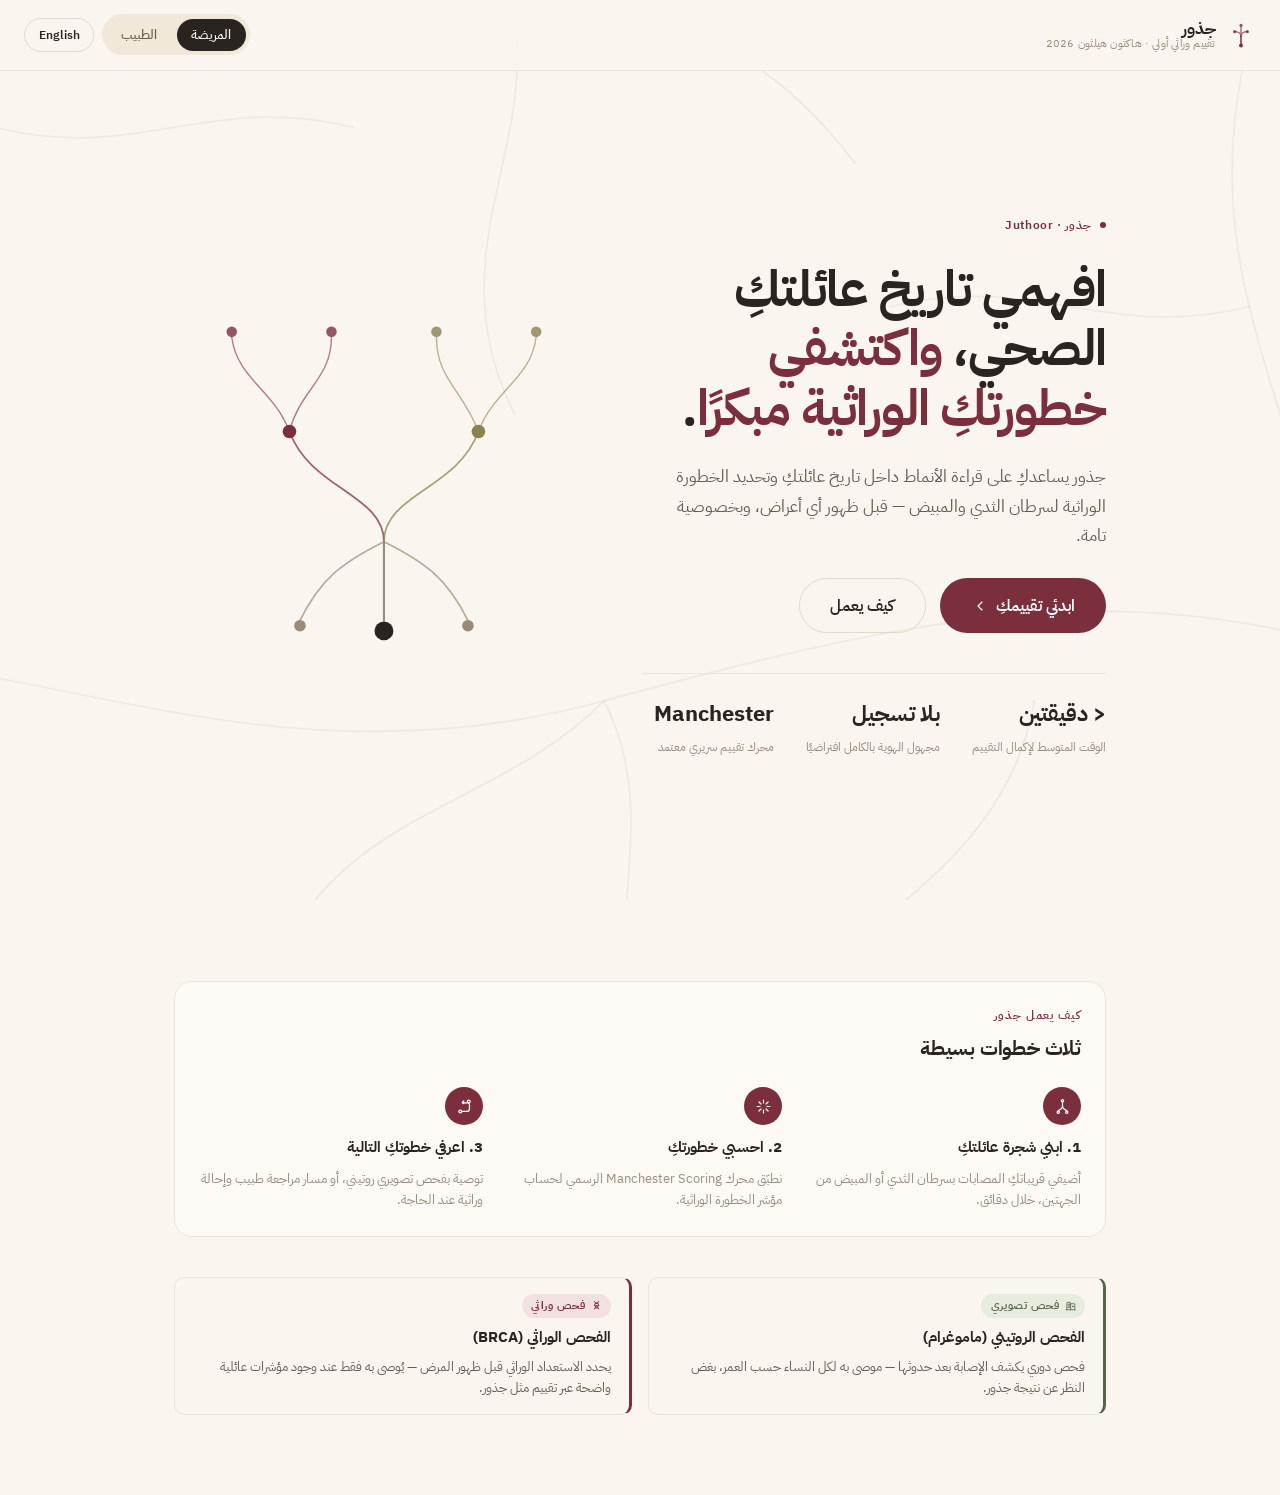
<file: index.html>
<!doctype html>
<html lang="ar" dir="rtl">
<head>
  <meta charset="UTF-8" />
  <meta name="viewport" content="width=device-width, initial-scale=1, viewport-fit=cover" />
  <title>جذور — تقييم وراثي أولي</title>
  <meta name="description" content="بروتوتايب جذور: تقييم أولي لخطورة سرطان الثدي والمبيض الوراثية عبر شجرة عائلة تفاعلية ومحرك Manchester Scoring — هاكثون هيلثون 2026." />
  <link rel="icon" type="image/svg+xml" href="data:image/svg+xml,%3Csvg xmlns='http://www.w3.org/2000/svg' viewBox='0 0 40 40'%3E%3Crect width='40' height='40' rx='9' fill='%237b2e3b'/%3E%3Ccircle cx='20' cy='34' r='2.6' fill='white'/%3E%3Cpath d='M20 31.5V22' stroke='white' stroke-width='2' stroke-linecap='round'/%3E%3Cpath d='M20 22c0-4.5-4.5-6.5-8.5-6.5' stroke='white' stroke-width='1.6' stroke-linecap='round' opacity='0.8'/%3E%3Cpath d='M20 22c0-4.5 4.5-6.5 8.5-6.5' stroke='white' stroke-width='1.6' stroke-linecap='round' opacity='0.8'/%3E%3Cpath d='M20 17.5V9' stroke='white' stroke-width='1.6' stroke-linecap='round' opacity='0.8'/%3E%3Ccircle cx='11.5' cy='15.5' r='2.1' fill='white' opacity='0.8'/%3E%3Ccircle cx='28.5' cy='15.5' r='2.1' fill='white' opacity='0.8'/%3E%3Ccircle cx='20' cy='7.2' r='2.1' fill='white' opacity='0.8'/%3E%3C/svg%3E" />
  <link rel="preconnect" href="https://fonts.googleapis.com" />
  <link rel="preconnect" href="https://fonts.gstatic.com" crossorigin />
  <link href="https://fonts.googleapis.com/css2?family=IBM+Plex+Sans+Arabic:wght@300;400;500;600;700&display=swap" rel="stylesheet" />
  <link rel="stylesheet" href="css/style.css" />
</head>
<body>
  <div id="juthoor-app"></div>
  <div class="toast" id="toast"></div>
  <div class="modal-backdrop" id="modal-root"></div>

  <script src="js/icons.js"></script>
  <script src="js/i18n.js"></script>
  <script src="js/data.js"></script>
  <script src="js/tracker.js"></script>
  <script src="js/scoring.js"></script>
  <script src="js/state.js"></script>
  <script src="js/landing.js"></script>
  <script src="js/consent.js"></script>
  <script src="js/tree.js"></script>
  <script src="js/results.js"></script>
  <script src="js/dashboard.js"></script>
  <script src="js/report.js"></script>
  <script src="js/invite.js"></script>
  <script src="js/app.js"></script>
</body>
</html>
</file>
<file: css/style.css>
/* ==========================================================================
   جذور (Juthoor) — نظام تصميم V3
   هوية محررية دافئة: عاجي/بيج فاتح، عنّابي مطفأ + طوبي + سج + زيتوني، حرف عربي عصري موحّد
   لا Glassmorphism، لا تدرّجات لونية صارخة، لا بطاقات عائمة زائدة — مساحات بيضاء ووضوح أولاً
   ========================================================================== */

:root {
  --bg: #faf6ef;
  --surface: #ffffff;
  --surface-warm: #fdfaf5;
  --surface-alt: #f1e8da;
  --line: #e4d9c8;
  --line-soft: #eee5d6;

  --ink: #2a2420;
  --ink-soft: #675e53;
  --ink-faint: #998c7b;

  --burgundy: #7b2e3b;
  --burgundy-strong: #5c2029;
  --burgundy-soft: #f2e1e0;

  --terracotta: #b85c3e;
  --terracotta-strong: #96482f;
  --terracotta-soft: #f5e2d6;

  --sage: #6e8060;
  --sage-strong: #566549;
  --sage-soft: #e7edde;

  --taupe: #9c8b76;
  --olive: #8a8250;

  --risk-low: var(--sage-strong);
  --risk-low-bg: var(--sage-soft);
  --risk-high: var(--terracotta-strong);
  --risk-high-bg: var(--terracotta-soft);

  --genetic: var(--burgundy);
  --genetic-strong: var(--burgundy-strong);
  --genetic-bg: var(--burgundy-soft);
  --imaging: var(--sage-strong);
  --imaging-bg: var(--sage-soft);

  --focus-ring: var(--burgundy);

  --font: "IBM Plex Sans Arabic", "Plus Jakarta Sans", -apple-system, BlinkMacSystemFont, "Segoe UI", sans-serif;

  --radius-sm: 6px;
  --radius-md: 10px;
  --radius-lg: 18px;
  --radius-pill: 999px;

  --shadow-card: 0 1px 2px rgba(42, 36, 32, 0.05), 0 10px 24px -18px rgba(42, 36, 32, 0.18);
  --shadow-panel: 0 24px 64px -24px rgba(30, 24, 18, 0.35);

  color-scheme: light;
  padding-top: env(safe-area-inset-top, 0px);
  padding-bottom: env(safe-area-inset-bottom, 0px);
}

@media (prefers-color-scheme: dark) {
  :root:not([data-theme="light"]) {
    --bg: #3a2f27;
    --surface: #463830;
    --surface-warm: #4b3d34;
    --surface-alt: #55463b;
    --line: #6d5a4a;
    --line-soft: #5d4c40;

    --ink: #f3ece0;
    --ink-soft: #c6b8a5;
    --ink-faint: #8d8071;

    --burgundy: #dd97a0;
    --burgundy-strong: #eab7bd;
    --burgundy-soft: #3c2528;

    --terracotta: #e2a081;
    --terracotta-strong: #edbc9f;
    --terracotta-soft: #3d2a1f;

    --sage: #adc09e;
    --sage-strong: #c7d8ba;
    --sage-soft: #29321f;

    --taupe: #bcab90;
    --olive: #bcb27c;

    --risk-low: var(--sage-strong);
    --risk-low-bg: var(--sage-soft);
    --risk-high: var(--terracotta-strong);
    --risk-high-bg: var(--terracotta-soft);

    --genetic: var(--burgundy);
    --genetic-strong: var(--burgundy-strong);
    --genetic-bg: var(--burgundy-soft);
    --imaging: var(--sage-strong);
    --imaging-bg: var(--sage-soft);

    --focus-ring: var(--burgundy);
    --shadow-card: 0 1px 2px rgba(0, 0, 0, 0.3), 0 10px 24px -18px rgba(0, 0, 0, 0.5);
    color-scheme: dark;
  }
}

:root[data-theme="dark"] {
  --bg: #3a2f27;
  --surface: #463830;
  --surface-warm: #4b3d34;
  --surface-alt: #55463b;
  --line: #6d5a4a;
  --line-soft: #5d4c40;

  --ink: #f3ece0;
  --ink-soft: #c6b8a5;
  --ink-faint: #8d8071;

  --burgundy: #dd97a0;
  --burgundy-strong: #eab7bd;
  --burgundy-soft: #3c2528;

  --terracotta: #e2a081;
  --terracotta-strong: #edbc9f;
  --terracotta-soft: #3d2a1f;

  --sage: #adc09e;
  --sage-strong: #c7d8ba;
  --sage-soft: #29321f;

  --taupe: #bcab90;
  --olive: #bcb27c;

  --risk-low: var(--sage-strong);
  --risk-low-bg: var(--sage-soft);
  --risk-high: var(--terracotta-strong);
  --risk-high-bg: var(--terracotta-soft);

  --genetic: var(--burgundy);
  --genetic-strong: var(--burgundy-strong);
  --genetic-bg: var(--burgundy-soft);
  --imaging: var(--sage-strong);
  --imaging-bg: var(--sage-soft);

  --focus-ring: var(--burgundy);
  --shadow-card: 0 1px 2px rgba(0, 0, 0, 0.3), 0 10px 24px -18px rgba(0, 0, 0, 0.5);
  color-scheme: dark;
}

* { box-sizing: border-box; }
html, body { height: 100%; }

body {
  margin: 0;
  background: var(--bg);
  color: var(--ink);
  font-family: var(--font);
  font-size: 16px;
  line-height: 1.65;
  -webkit-font-smoothing: antialiased;
  position: relative;
}

/* ==========================================================================
   خلفية عضوية هادئة — خطوط جذور رفيعة جدًا، شفافية منخفضة جدًا، حركة بطيئة جدًا
   ========================================================================== */

.roots-bg {
  position: fixed;
  inset: 0;
  z-index: 0;
  overflow: hidden;
  pointer-events: none;
}

.roots-bg svg {
  position: absolute;
  width: 140%;
  height: 140%;
  top: -20%;
  inset-inline-start: -20%;
  opacity: 0.5;
}

.roots-bg path {
  fill: none;
  stroke: var(--ink-faint);
  stroke-width: 1;
  stroke-linecap: round;
  opacity: 0.22;
}

.roots-bg .grp-a { animation: roots-drift-a 46s ease-in-out infinite; transform-origin: 30% 20%; }
.roots-bg .grp-b { animation: roots-drift-b 58s ease-in-out infinite; transform-origin: 70% 60%; }

@keyframes roots-drift-a {
  0%, 100% { transform: translate(0, 0) scale(1); }
  50% { transform: translate(-1.2%, 1%) scale(1.015); }
}
@keyframes roots-drift-b {
  0%, 100% { transform: translate(0, 0) scale(1); }
  50% { transform: translate(1%, -0.8%) scale(1.01); }
}

@media (prefers-reduced-motion: reduce) {
  .roots-bg .grp-a, .roots-bg .grp-b { animation: none; }
}

@media (max-width: 640px) {
  .roots-bg { opacity: 0.7; }
}

#juthoor-app {
  direction: inherit;
  text-align: start;
  min-height: 100%;
  display: flex;
  flex-direction: column;
  position: relative;
  z-index: 1;
}

h1, h2, h3, h4 {
  font-family: var(--font);
  color: var(--ink);
  margin: 0;
  text-wrap: balance;
  font-weight: 700;
  letter-spacing: -0.01em;
}

p { margin: 0; }
button { font-family: inherit; }
a { color: var(--burgundy); }
::selection { background: var(--burgundy-soft); }

*:focus-visible {
  outline: 2.5px solid var(--focus-ring);
  outline-offset: 2px;
  border-radius: 4px;
}

.tabular { font-variant-numeric: tabular-nums; }

/* قياس افتراضي آمن لكل أيقونات SVG (تتبع حجم الخط المحيط) — القواعد الأكثر تحديدًا بالأسفل تبقى لها الأولوية */
svg { vertical-align: -0.125em; }

/* ==========================================================================
   الشريط العلوي
   ========================================================================== */

.topbar {
  position: sticky;
  top: env(safe-area-inset-top, 0px);
  z-index: 20;
  background: color-mix(in srgb, var(--bg) 88%, transparent);
  border-bottom: 1px solid var(--line-soft);
  padding: 0.9rem 1.5rem;
  display: flex;
  align-items: center;
  justify-content: space-between;
  gap: 1rem;
  flex-wrap: wrap;
}

.brand {
  display: flex;
  align-items: center;
  gap: 0.65rem;
  cursor: pointer;
  border: none;
  background: none;
  padding: 0;
}

.brand-mark {
  width: 30px;
  height: 30px;
  flex: none;
  color: var(--burgundy);
  display: block;
}

.brand-mark svg { width: 100%; height: 100%; display: block; }

.brand-text {
  display: flex;
  flex-direction: column;
  line-height: 1.15;
  align-items: flex-start;
}

.brand-text strong {
  font-family: var(--font);
  font-weight: 700;
  font-size: 1.05rem;
  color: var(--ink);
}

.brand-text span {
  font-size: 0.7rem;
  color: var(--ink-faint);
  letter-spacing: 0.02em;
}

.persona-switch {
  display: flex;
  align-items: center;
  gap: 0.35rem;
  background: var(--surface-alt);
  border-radius: var(--radius-pill);
  padding: 0.28rem;
}

.persona-switch button {
  border: none;
  background: transparent;
  color: var(--ink-soft);
  font-size: 0.8rem;
  font-weight: 500;
  padding: 0.4rem 0.9rem;
  border-radius: var(--radius-pill);
  cursor: pointer;
  transition: background 0.15s ease, color 0.15s ease;
}

.persona-switch button.active {
  background: var(--ink);
  color: var(--surface-warm);
}

/* ==========================================================================
   المُدرّج (Stepper) — نصي بسيط بدل بطاقات
   ========================================================================== */

.stepper {
  display: flex;
  gap: 1.75rem;
  padding: 0.85rem 1.5rem;
  max-width: 980px;
  margin: 0 auto;
  width: 100%;
}

.step {
  display: flex;
  align-items: center;
  gap: 0.45rem;
  color: var(--ink-faint);
  font-size: 0.8rem;
  font-weight: 500;
  padding-bottom: 0.6rem;
  border-bottom: 2px solid transparent;
}

.step .num {
  width: 18px;
  height: 18px;
  flex: none;
  border-radius: 50%;
  border: 1.5px solid currentColor;
  display: grid;
  place-items: center;
  font-size: 0.66rem;
  font-weight: 700;
}

.step.current { color: var(--ink); border-color: var(--burgundy); }
.step.current .num { background: var(--burgundy); border-color: var(--burgundy); color: #fff; }
.step.done { color: var(--ink-soft); }
.step.done .num { background: var(--sage-soft); border-color: var(--sage-strong); color: var(--sage-strong); }

/* ==========================================================================
   المحتوى العام
   ========================================================================== */

main {
  flex: 1;
  width: 100%;
  max-width: 720px;
  margin: 0 auto;
  padding: 1.75rem 1.5rem 5rem;
  display: flex;
  flex-direction: column;
  gap: 2rem;
}

main.wide { max-width: 980px; }

.section-head { display: flex; flex-direction: column; gap: 0.45rem; }

.eyebrow {
  font-size: 0.72rem;
  color: var(--burgundy);
  font-weight: 600;
  letter-spacing: 0.08em;
  text-transform: uppercase;
}

.section-head h2 { font-size: 1.55rem; }
h3.block-title { font-size: 1.05rem; font-weight: 700; }
.subtle { color: var(--ink-soft); font-size: 0.95rem; line-height: 1.7; }
.faint { color: var(--ink-faint); font-size: 0.83rem; line-height: 1.6; }

hr.sep { border: none; border-top: 1px solid var(--line-soft); margin: 0; }

/* بطاقة تُستخدم بحكمة فقط عند الحاجة لتجميع بصري واضح */
.panel {
  background: var(--surface-warm);
  border: 1px solid var(--line-soft);
  border-radius: var(--radius-lg);
  padding: 1.5rem;
}

.panel-flat {
  border: 1px solid var(--line-soft);
  border-radius: var(--radius-md);
  padding: 1.1rem 1.25rem;
}

.distinction-row {
  display: grid;
  grid-template-columns: 1fr 1fr;
  gap: 1rem;
}

@media (max-width: 620px) {
  .distinction-row { grid-template-columns: 1fr; }
}

.distinction-col {
  border: 1px solid var(--line-soft);
  border-radius: var(--radius-md);
  padding: 1rem 1.1rem;
  display: flex;
  flex-direction: column;
  gap: 0.4rem;
}

.distinction-col .tag {
  display: inline-flex;
  align-items: center;
  gap: 0.35rem;
  font-size: 0.7rem;
  font-weight: 700;
  letter-spacing: 0.04em;
  text-transform: uppercase;
  width: fit-content;
  padding: 0.2rem 0.6rem;
  border-radius: var(--radius-pill);
}

.distinction-col.imaging { border-inline-start: 3px solid var(--imaging); }
.distinction-col.imaging .tag { background: var(--imaging-bg); color: var(--imaging); }
.distinction-col.genetic { border-inline-start: 3px solid var(--genetic); }
.distinction-col.genetic .tag { background: var(--genetic-bg); color: var(--genetic); }

.distinction-col strong { font-size: 0.92rem; }
.distinction-col span.desc { font-size: 0.82rem; color: var(--ink-soft); line-height: 1.6; }

/* ==========================================================================
   شاشة البداية (Landing)
   ========================================================================== */

.landing {
  display: grid;
  grid-template-columns: 1.05fr 0.95fr;
  gap: 3rem;
  align-items: center;
  min-height: calc(100vh - 90px);
  padding: 2rem 0 4rem;
}

@media (max-width: 900px) {
  .landing { grid-template-columns: 1fr; gap: 2.5rem; padding-top: 1rem; min-height: auto; }
}

.landing-copy { display: flex; flex-direction: column; gap: 1.5rem; }

.landing-label {
  display: inline-flex;
  align-items: center;
  gap: 0.5rem;
  font-size: 0.78rem;
  font-weight: 600;
  color: var(--burgundy);
  letter-spacing: 0.05em;
  width: fit-content;
}

.landing-label .dot { width: 6px; height: 6px; border-radius: 50%; background: var(--burgundy); }

.landing h1 {
  font-size: clamp(2rem, 4.4vw, 3.15rem);
  line-height: 1.18;
  font-weight: 700;
  letter-spacing: -0.02em;
}

.landing h1 em {
  font-style: normal;
  color: var(--burgundy);
}

.landing-sub {
  font-size: 1.05rem;
  color: var(--ink-soft);
  line-height: 1.75;
  max-width: 46ch;
}

.landing-ctas { display: flex; gap: 0.9rem; flex-wrap: wrap; align-items: center; margin-top: 0.25rem; }

.landing-stats {
  display: flex;
  gap: 2rem;
  margin-top: 1rem;
  padding-top: 1.4rem;
  border-top: 1px solid var(--line-soft);
  flex-wrap: wrap;
}

.landing-stats .stat strong { display: block; font-size: 1.4rem; font-weight: 700; color: var(--ink); }
.landing-stats .stat span { font-size: 0.78rem; color: var(--ink-faint); }

.landing-visual {
  position: relative;
  aspect-ratio: 1 / 1;
  max-width: 460px;
  margin-inline-start: auto;
  width: 100%;
}

@media (max-width: 900px) {
  .landing-visual { margin-inline: auto; max-width: 360px; }
}

.landing-visual svg { width: 100%; height: 100%; }

/* ==========================================================================
   عناصر النموذج
   ========================================================================== */

.field { display: flex; flex-direction: column; gap: 0.4rem; }
.field label { font-size: 0.8rem; font-weight: 600; color: var(--ink-soft); }

.field select,
.field input[type="text"],
.field input[type="number"] {
  appearance: none;
  border: 1.5px solid var(--line);
  background: var(--surface);
  color: var(--ink);
  border-radius: var(--radius-sm);
  padding: 0.65rem 0.85rem;
  font-size: 0.92rem;
  font-family: inherit;
}

.field select:focus,
.field input:focus { border-color: var(--burgundy); }

.grid-2 { display: grid; grid-template-columns: 1fr 1fr; gap: 0.9rem; }
.grid-3 { display: grid; grid-template-columns: 1fr 1fr 1fr; gap: 0.9rem; }

@media (max-width: 600px) {
  .grid-2, .grid-3 { grid-template-columns: 1fr; }
}

.toggle-row {
  display: flex;
  align-items: flex-start;
  gap: 0.75rem;
  padding: 0.9rem 0;
  border-bottom: 1px solid var(--line-soft);
}

.toggle-row:last-of-type { border-bottom: none; }

.toggle-switch {
  position: relative;
  width: 40px; height: 24px;
  flex: none;
  border-radius: var(--radius-pill);
  background: var(--line);
  cursor: pointer;
  transition: background 0.18s ease;
  margin-top: 2px;
}

.toggle-switch input { position: absolute; inset: 0; opacity: 0; cursor: pointer; margin: 0; }

.toggle-switch .knob {
  position: absolute;
  top: 3px; inset-inline-start: 3px;
  width: 18px; height: 18px;
  border-radius: 50%;
  background: #fff;
  box-shadow: 0 1px 3px rgba(0,0,0,0.25);
  transition: inset-inline-start 0.18s ease;
  pointer-events: none;
}

.toggle-switch.on { background: var(--burgundy); }
.toggle-switch.on .knob { inset-inline-start: 19px; }

.toggle-row strong { display: block; font-size: 0.92rem; }
.toggle-row span.desc { font-size: 0.82rem; color: var(--ink-soft); line-height: 1.6; }

.toggle-row.attention strong { color: var(--terracotta-strong); }

.degree-badge {
  display: inline-flex;
  align-items: center;
  gap: 0.3rem;
  font-size: 0.72rem;
  color: var(--ink-soft);
  background: var(--surface-alt);
  border-radius: var(--radius-pill);
  padding: 0.2rem 0.6rem;
  width: fit-content;
}

/* ==========================================================================
   الأزرار
   ========================================================================== */

.btn {
  font-family: var(--font);
  font-weight: 600;
  font-size: 0.92rem;
  border-radius: var(--radius-pill);
  padding: 0.75rem 1.5rem;
  border: 1.5px solid transparent;
  cursor: pointer;
  display: inline-flex;
  align-items: center;
  justify-content: center;
  gap: 0.5rem;
  transition: transform 0.12s ease, opacity 0.15s ease, background 0.15s ease, border-color 0.15s ease;
}

.btn svg { width: 16px; height: 16px; flex: none; }
.btn:active { transform: scale(0.97); }
.btn:disabled { opacity: 0.45; cursor: not-allowed; }

.btn-primary { background: var(--burgundy); color: #fff; }
.btn-primary:hover:not(:disabled) { background: var(--burgundy-strong); }

.btn-outline { background: transparent; color: var(--ink); border-color: var(--line); }
.btn-outline:hover:not(:disabled) { border-color: var(--ink); }

.btn-ghost { background: transparent; color: var(--burgundy); padding: 0.6rem 0.8rem; }
.btn-ghost:hover:not(:disabled) { background: var(--burgundy-soft); }

.btn-text { background: transparent; color: var(--ink-soft); padding: 0.5rem 0.7rem; }
.btn-text:hover:not(:disabled) { color: var(--ink); }

.btn-danger-text {
  background: transparent; color: var(--terracotta-strong); padding: 0.4rem 0.6rem; font-size: 0.82rem;
  display: inline-flex; align-items: center; gap: 0.3rem; border: none; cursor: pointer; border-radius: var(--radius-sm);
}
.btn-danger-text svg { width: 14px; height: 14px; }
.btn-danger-text:hover { background: var(--terracotta-soft); }

.btn-lg { padding: 0.9rem 1.9rem; font-size: 0.98rem; }

.btn-row { display: flex; gap: 0.75rem; flex-wrap: wrap; }
.btn-row.end { justify-content: flex-end; }
.btn-row.between { justify-content: space-between; align-items: center; }

/* ==========================================================================
   شجرة العائلة — عرض بصري بالفروع بدل بطاقات نموذج ضخمة
   ========================================================================== */

.tree-root {
  display: flex;
  flex-direction: column;
  align-items: center;
  gap: 0.5rem;
  margin-bottom: 0.5rem;
}

.tree-root-node {
  width: 52px; height: 52px;
  border-radius: 50%;
  background: var(--ink);
  color: var(--surface-warm);
  display: grid;
  place-items: center;
  font-weight: 700;
  font-size: 0.85rem;
}

.tree-root-label { font-size: 0.78rem; color: var(--ink-faint); }

.tree-branches {
  display: grid;
  grid-template-columns: 1fr 1fr;
  gap: 2rem;
}

@media (max-width: 680px) {
  .tree-branches { grid-template-columns: 1fr; gap: 1.75rem; }
}

.branch-group { display: flex; flex-direction: column; gap: 0.2rem; }

.branch-head {
  display: flex;
  align-items: center;
  gap: 0.5rem;
  font-size: 0.82rem;
  font-weight: 700;
  color: var(--ink-soft);
  margin-bottom: 0.7rem;
}

.branch-head .dot { width: 8px; height: 8px; border-radius: 50%; }
.branch-group.maternal .branch-head .dot { background: var(--burgundy); }
.branch-group.paternal .branch-head .dot { background: var(--olive); }
.branch-group.shared .branch-head .dot { background: var(--taupe); }

.branch-line {
  position: relative;
  padding-inline-start: 22px;
  display: flex;
  flex-direction: column;
  gap: 0.55rem;
}

.branch-line::before {
  content: "";
  position: absolute;
  inset-inline-start: 8px;
  top: 4px;
  bottom: 16px;
  width: 1.5px;
  background: var(--line);
}

.branch-group.maternal .branch-line::before { background: color-mix(in srgb, var(--burgundy) 35%, var(--line)); }
.branch-group.paternal .branch-line::before { background: color-mix(in srgb, var(--olive) 40%, var(--line)); }

.tree-node-btn {
  position: relative;
  display: flex;
  align-items: center;
  gap: 0.65rem;
  background: var(--surface);
  border: 1px solid var(--line-soft);
  border-radius: var(--radius-md);
  padding: 0.55rem 0.85rem;
  cursor: pointer;
  text-align: start;
  width: 100%;
  transition: border-color 0.15s ease, transform 0.15s ease, box-shadow 0.15s ease;
}

.tree-node-btn::before {
  content: "";
  position: absolute;
  inset-inline-start: -14px;
  top: 50%;
  width: 14px;
  height: 1.5px;
  background: var(--line);
}

.branch-group.maternal .tree-node-btn::before { background: color-mix(in srgb, var(--burgundy) 35%, var(--line)); }
.branch-group.paternal .tree-node-btn::before { background: color-mix(in srgb, var(--olive) 40%, var(--line)); }

.tree-node-btn:hover { border-color: var(--ink-faint); transform: translateX(0); box-shadow: var(--shadow-card); }

.tree-node-avatar {
  width: 34px; height: 34px; border-radius: 50%;
  display: grid; place-items: center;
  flex: none;
  color: #fff;
}

.branch-group.maternal .tree-node-avatar { background: var(--burgundy); }
.branch-group.paternal .tree-node-avatar { background: var(--olive); }
.branch-group.shared .tree-node-avatar { background: var(--taupe); }

.tree-node-avatar svg { width: 17px; height: 17px; }

.tree-node-text { display: flex; flex-direction: column; gap: 0.1rem; min-width: 0; }
.tree-node-text strong { font-size: 0.88rem; }
.tree-node-text span { font-size: 0.76rem; color: var(--ink-faint); overflow: hidden; text-overflow: ellipsis; white-space: nowrap; }

.tree-node-badge {
  flex: none;
  display: grid;
  place-items: center;
  width: 20px; height: 20px;
  border-radius: 50%;
  background: var(--risk-high-bg);
  color: var(--risk-high);
  margin-inline-start: auto;
}
.tree-node-badge svg { width: 12px; height: 12px; }

.tree-add-node {
  display: flex;
  align-items: center;
  gap: 0.65rem;
  background: transparent;
  border: 1.5px dashed var(--line);
  border-radius: var(--radius-md);
  padding: 0.55rem 0.85rem;
  cursor: pointer;
  color: var(--ink-faint);
  font-size: 0.85rem;
  transition: border-color 0.15s ease, color 0.15s ease;
}

.tree-add-node:hover { border-color: var(--burgundy); color: var(--burgundy); }
.tree-add-node svg { width: 16px; height: 16px; flex: none; }

.branch-empty { font-size: 0.8rem; color: var(--ink-faint); padding: 0.4rem 0 0.2rem; }

.tree-shared-row {
  display: flex;
  gap: 0.75rem;
  flex-wrap: wrap;
  justify-content: center;
  margin: 0.5rem 0 0.25rem;
}

.tree-shared-row .tree-node-btn,
.tree-shared-row .tree-add-node { width: auto; min-width: 180px; }
.tree-shared-row .tree-node-btn::before,
.tree-shared-row .tree-add-node { position: static; }
.tree-shared-row .tree-node-btn::before { display: none; }

.tree-summary {
  display: flex;
  gap: 0.9rem;
  flex-wrap: wrap;
  padding-top: 0.5rem;
}

.tree-summary .pill {
  display: flex; align-items: baseline; gap: 0.35rem;
  background: var(--surface-alt);
  border-radius: var(--radius-pill);
  padding: 0.4rem 0.9rem;
  font-size: 0.8rem;
  color: var(--ink-soft);
}

.tree-summary .pill b { font-family: var(--font); color: var(--ink); font-size: 0.95rem; }

/* ==========================================================================
   اللوحة الجانبية السياقية (تحل محل النوافذ المنبثقة التقليدية)
   ========================================================================== */

.modal-backdrop {
  position: fixed;
  inset: 0;
  background: rgba(30, 24, 18, 0.32);
  display: flex;
  align-items: flex-end;
  justify-content: center;
  z-index: 100;
  padding: 0;
  opacity: 0;
  pointer-events: none;
  transition: opacity 0.22s ease;
}

.modal-backdrop.show { opacity: 1; pointer-events: auto; }

@media (min-width: 760px) {
  .modal-backdrop { align-items: stretch; justify-content: flex-end; }
}

.modal-sheet {
  background: var(--surface-warm);
  color: var(--ink);
  width: 100%;
  max-width: 640px;
  max-height: 90vh;
  overflow-y: auto;
  border-radius: var(--radius-lg) var(--radius-lg) 0 0;
  padding: 1.6rem;
  box-shadow: var(--shadow-panel);
  transform: translateY(28px);
  transition: transform 0.28s cubic-bezier(.2,.7,.2,1);
}

.modal-backdrop.show .modal-sheet { transform: translateY(0); }

@media (min-width: 760px) {
  .modal-sheet {
    max-width: 420px;
    max-height: 100%;
    height: 100%;
    border-radius: 0;
    border-inline-start: 1px solid var(--line-soft);
    transform: translateX(24px);
  }
  .modal-backdrop.show .modal-sheet { transform: translateX(0); }
}

.modal-head {
  display: flex;
  align-items: flex-start;
  justify-content: space-between;
  gap: 1rem;
  margin-bottom: 1.2rem;
}

.modal-close {
  border: none;
  background: var(--surface-alt);
  color: var(--ink-soft);
  width: 30px; height: 30px;
  border-radius: 50%;
  display: grid; place-items: center;
  cursor: pointer;
  flex: none;
}

.modal-close svg { width: 15px; height: 15px; }

.report-sheet {
  border: 1px solid var(--line-soft);
  border-radius: var(--radius-md);
  padding: 1.1rem;
  display: flex;
  flex-direction: column;
  gap: 0.9rem;
}

.report-sheet .report-row {
  display: flex;
  justify-content: space-between;
  gap: 1rem;
  font-size: 0.86rem;
  padding: 0.4rem 0;
  border-bottom: 1px dashed var(--line-soft);
}

.report-sheet .report-row span:first-child { color: var(--ink-soft); }
.report-sheet .report-row span:last-child { font-weight: 700; }

/* ==========================================================================
   شاشة النتيجة
   ========================================================================== */

.score-summary {
  display: flex;
  align-items: center;
  gap: 1.5rem;
  padding: 1.5rem 0;
}

.score-figure { display: flex; flex-direction: column; align-items: center; gap: 0.15rem; flex: none; }
.score-figure .num { font-size: 2.6rem; font-weight: 700; line-height: 1; font-family: var(--font); }
.score-figure .num.low { color: var(--risk-low); }
.score-figure .num.high { color: var(--risk-high); }
.score-figure .lbl { font-size: 0.72rem; color: var(--ink-faint); }

.score-classification h3 { font-size: 1.15rem; margin-bottom: 0.3rem; }
.score-classification p { color: var(--ink-soft); font-size: 0.92rem; line-height: 1.65; }

.classification-chip {
  display: inline-flex;
  align-items: center;
  gap: 0.4rem;
  font-size: 0.76rem;
  font-weight: 700;
  padding: 0.28rem 0.75rem;
  border-radius: var(--radius-pill);
  margin-bottom: 0.5rem;
}

.classification-chip.low { background: var(--risk-low-bg); color: var(--risk-low); }
.classification-chip.high { background: var(--risk-high-bg); color: var(--risk-high); }

.reason-list {
  display: flex; flex-direction: column;
}

.reason-row {
  display: flex; align-items: center; justify-content: space-between;
  padding: 0.65rem 0;
  border-bottom: 1px solid var(--line-soft);
  font-size: 0.88rem;
}

.reason-row:last-child { border-bottom: none; }

.reason-row .pts {
  font-family: var(--font);
  font-weight: 700;
  color: var(--burgundy);
}

.side-summary {
  display: flex;
  gap: 1rem;
  flex-wrap: wrap;
}

.side-summary-item {
  flex: 1;
  min-width: 160px;
  border: 1px solid var(--line-soft);
  border-radius: var(--radius-md);
  padding: 0.85rem 1rem;
}

.side-summary-item.used { border-color: var(--burgundy); background: var(--burgundy-soft); }
.side-summary-item .label { font-size: 0.76rem; color: var(--ink-soft); margin-bottom: 0.2rem; }
.side-summary-item .value { font-family: var(--font); font-weight: 700; font-size: 1.25rem; }

.note-box {
  border-inline-start: 3px solid var(--line);
  border-radius: 0 var(--radius-sm) var(--radius-sm) 0;
  padding: 0.7rem 1rem;
  font-size: 0.83rem;
  color: var(--ink-soft);
  display: flex;
  gap: 0.6rem;
  background: var(--surface-alt);
}

.note-box svg { flex: none; width: 17px; height: 17px; margin-top: 2px; color: var(--ink-faint); }

.completeness-list { display: flex; flex-direction: column; gap: 0.5rem; }
.completeness-row {
  display: flex;
  align-items: flex-start;
  gap: 0.55rem;
  font-size: 0.82rem;
}
.completeness-row svg { flex: none; width: 16px; height: 16px; margin-top: 2px; }
.completeness-row.ok { color: var(--risk-low); }
.completeness-row.ok svg { color: var(--risk-low); }
.completeness-row.missing { color: var(--risk-high); }
.completeness-row.missing svg { color: var(--risk-high); }
.completeness-row.info { color: var(--ink-soft); }
.completeness-row.info svg { color: var(--ink-faint); }

/* ==========================================================================
   حقل الرفع الجيني الاختياري
   ========================================================================== */

.upload-field {
  border: 1.5px dashed var(--line);
  border-radius: var(--radius-md);
  padding: 1rem 1.1rem;
  display: flex;
  align-items: flex-start;
  gap: 0.75rem;
  transition: border-color 0.2s ease;
}

.upload-field:hover { border-color: var(--taupe); }
.upload-field svg { flex: none; width: 22px; height: 22px; color: var(--taupe); margin-top: 2px; }
.upload-field .upload-body { flex: 1; display: flex; flex-direction: column; gap: 0.45rem; }
.upload-field strong { font-size: 0.9rem; }
.upload-field .faint { line-height: 1.55; }

.upload-input-row { display: flex; align-items: center; gap: 0.6rem; flex-wrap: wrap; }
.upload-input-row input[type="file"] { font-size: 0.8rem; color: var(--ink-soft); max-width: 100%; }

.upload-chip {
  display: inline-flex;
  align-items: center;
  gap: 0.4rem;
  background: var(--surface);
  border: 1px solid var(--line-soft);
  border-radius: var(--radius-pill);
  padding: 0.3rem 0.7rem 0.3rem 0.5rem;
  font-size: 0.8rem;
}

.upload-chip svg { width: 15px; height: 15px; color: var(--risk-low); }
.upload-chip button { border: none; background: none; color: var(--ink-faint); cursor: pointer; font-size: 0.9rem; line-height: 1; padding: 0 0.15rem; }

/* ==========================================================================
   بطاقات مسارات الإحالة
   ========================================================================== */

.pathway-grid {
  display: grid;
  grid-template-columns: 1fr 1fr;
  gap: 0.9rem;
}

@media (max-width: 600px) {
  .pathway-grid { grid-template-columns: 1fr; }
}

.pathway-card {
  border: 1px solid var(--line-soft);
  border-radius: var(--radius-md);
  padding: 1rem 1.1rem;
  cursor: pointer;
  display: flex;
  flex-direction: column;
  gap: 0.5rem;
  text-align: start;
  transition: border-color 0.18s ease, transform 0.18s ease;
}

.pathway-card:hover { border-color: var(--taupe); }
.pathway-card.selected { border-color: var(--burgundy); background: var(--burgundy-soft); }

.pathway-card .pathway-icon {
  width: 34px; height: 34px; border-radius: 50%;
  background: var(--surface-alt); color: var(--burgundy);
  display: grid; place-items: center;
}

.pathway-card .pathway-icon svg { width: 17px; height: 17px; }
.pathway-card h4 { font-family: var(--font); font-size: 0.96rem; }
.pathway-card p { font-size: 0.8rem; color: var(--ink-soft); line-height: 1.55; }

/* ==========================================================================
   لوحة دعوة القريبات
   ========================================================================== */

.invite-panel {
  border: 1px solid var(--line-soft);
  border-radius: var(--radius-md);
  padding: 1rem 1.1rem;
  display: flex;
  flex-direction: column;
  gap: 0.7rem;
}

.invite-link-row {
  display: flex;
  align-items: center;
  gap: 0.5rem;
  background: var(--surface);
  border: 1px solid var(--line-soft);
  border-radius: var(--radius-sm);
  padding: 0.6rem 0.8rem;
}

.invite-link-row code {
  flex: 1;
  font-size: 0.8rem;
  color: var(--burgundy);
  overflow-x: auto;
  white-space: nowrap;
  direction: ltr;
  text-align: left;
}

.invite-message {
  font-size: 0.85rem;
  color: var(--ink-soft);
  background: var(--surface);
  border: 1px solid var(--line-soft);
  border-radius: var(--radius-sm);
  padding: 0.75rem 0.9rem;
  line-height: 1.7;
  white-space: pre-wrap;
}

/* ==========================================================================
   لوحة الطبيب
   ========================================================================== */

.gate-card { max-width: 400px; margin: 3rem auto; text-align: center; }
.gate-card input { text-align: center; letter-spacing: 0.3em; font-family: var(--font); font-size: 1.1rem; }

.patient-summary {
  border: 1px solid var(--line-soft);
  border-radius: var(--radius-lg);
  padding: 1.25rem 1.4rem;
  display: flex;
  flex-direction: column;
  gap: 0.75rem;
}

.patient-summary-top {
  display: flex; align-items: center; justify-content: space-between; gap: 0.75rem; flex-wrap: wrap;
  cursor: pointer;
}

.patient-id { font-family: var(--font); font-weight: 700; font-size: 0.95rem; }

.status-pill {
  font-size: 0.74rem;
  font-weight: 700;
  padding: 0.3rem 0.75rem;
  border-radius: var(--radius-pill);
}

.status-pill.s0 { background: var(--terracotta-soft); color: var(--terracotta-strong); }
.status-pill.s1 { background: var(--surface-alt); color: var(--ink-soft); }
.status-pill.s2 { background: var(--sage-soft); color: var(--sage-strong); }
.status-pill.s3 { background: var(--sage-soft); color: var(--sage-strong); }

.risk-chip {
  font-size: 0.72rem;
  padding: 0.22rem 0.65rem;
  border-radius: var(--radius-pill);
  font-weight: 700;
}

.risk-chip.high { background: var(--risk-high-bg); color: var(--risk-high); }
.risk-chip.low { background: var(--risk-low-bg); color: var(--risk-low); }

.patient-detail {
  border-top: 1px solid var(--line-soft);
  padding-top: 0.9rem;
  display: none;
  flex-direction: column;
  gap: 0.9rem;
}

.patient-summary.open .patient-detail { display: flex; }

.empty-state {
  text-align: center;
  padding: 3rem 1rem;
  color: var(--ink-faint);
  font-size: 0.9rem;
}

/* ==========================================================================
   المسار الزمني لتتبّع الإحالة — Timeline
   ========================================================================== */

.timeline {
  display: flex;
  flex-direction: column;
}

.timeline-step {
  display: flex;
  gap: 0.85rem;
  position: relative;
  padding-bottom: 1.1rem;
}

.timeline-step:last-child { padding-bottom: 0; }

.timeline-dot-col {
  display: flex;
  flex-direction: column;
  align-items: center;
  flex: none;
}

.timeline-dot {
  width: 20px; height: 20px;
  border-radius: 50%;
  border: 1.5px solid var(--line);
  background: var(--surface);
  display: grid; place-items: center;
  flex: none;
}

.timeline-dot svg { width: 11px; height: 11px; }

.timeline-line {
  width: 1.5px;
  flex: 1;
  background: var(--line);
  margin-top: 2px;
}

.timeline-step.done .timeline-dot { background: var(--sage-strong); border-color: var(--sage-strong); color: #fff; }
.timeline-step.done .timeline-line { background: var(--sage-strong); }
.timeline-step.current .timeline-dot { background: var(--burgundy); border-color: var(--burgundy); color: #fff; }

.timeline-text { padding-top: 1px; }
.timeline-text strong { display: block; font-size: 0.88rem; }
.timeline-step.done .timeline-text strong { color: var(--ink-soft); }
.timeline-step.current .timeline-text strong { color: var(--ink); }
.timeline-text span { font-size: 0.76rem; color: var(--ink-faint); }

/* ==========================================================================
   Toast
   ========================================================================== */

.toast {
  position: fixed;
  bottom: calc(1.25rem + env(safe-area-inset-bottom, 0px));
  right: 1.25rem;
  left: 1.25rem;
  margin: 0 auto;
  max-width: 420px;
  background: var(--ink);
  color: var(--bg);
  border-radius: var(--radius-md);
  padding: 0.85rem 1.1rem;
  font-size: 0.86rem;
  display: flex;
  align-items: center;
  gap: 0.6rem;
  box-shadow: var(--shadow-panel);
  z-index: 50;
  opacity: 0;
  transform: translateY(12px);
  pointer-events: none;
  transition: opacity 0.2s ease, transform 0.2s ease;
}

.toast.show { opacity: 1; transform: translateY(0); }

@media (prefers-reduced-motion: reduce) {
  .toast, .btn, .step, .tree-node-btn { transition: none; }
}

/* ==========================================================================
   ستايل الطباعة
   ========================================================================== */

@media print {
  .roots-bg, .topbar, .stepper, .toast, .btn-row, [data-no-print] { display: none !important; }
  body { background: #fff !important; }
  .modal-backdrop { position: static; background: none; padding: 0; }
  .modal-sheet { box-shadow: none; max-height: none; max-width: none; height: auto; transform: none; padding: 0; border: none; }
  .report-sheet { border: none; }
}
</file>
